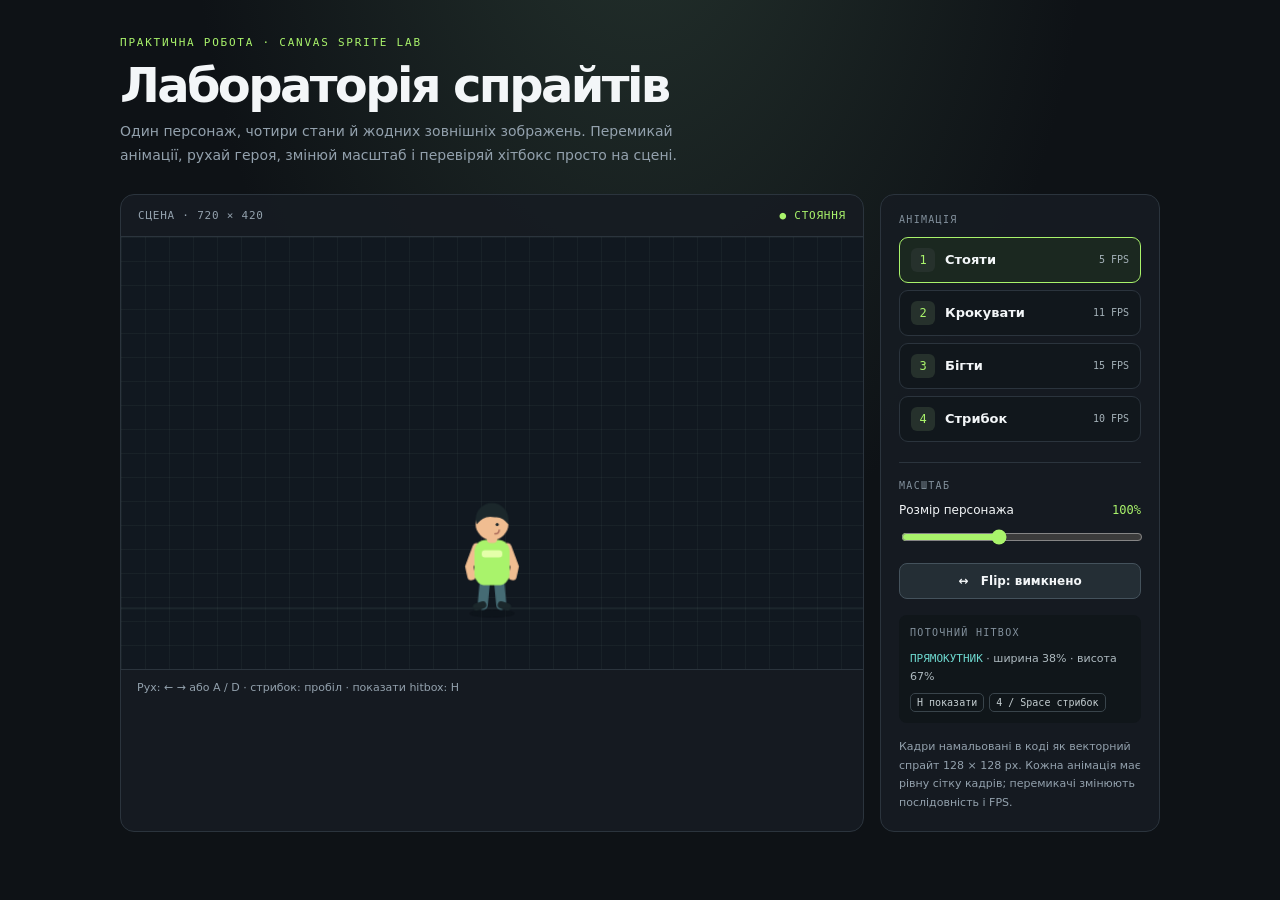
<file: index.html>
<!doctype html>
<html lang="uk">
<head>
<meta charset="utf-8"><meta name="viewport" content="width=device-width,initial-scale=1">
<title>Лабораторія спрайтів</title>
<style>
:root{color-scheme:dark;--bg:#0e1216;--panel:#161c22;--line:#2b343d;--muted:#93a1ad;--ink:#f3f6f8;--mint:#a9f36b;--blue:#6ed9d0}*{box-sizing:border-box}body{margin:0;min-height:100vh;background:radial-gradient(ellipse at 50% -20%,#24322d 0,transparent 50%),var(--bg);color:var(--ink);font-family:Manrope,system-ui,sans-serif;padding:36px 22px 54px}.app{max-width:1040px;margin:auto}.eyebrow{font:500 11px 'DM Mono',monospace;letter-spacing:.16em;color:var(--mint);text-transform:uppercase;margin-bottom:12px}h1{font-size:clamp(28px,5vw,48px);letter-spacing:-.055em;line-height:1.02;margin:0 0 10px}.sub{max-width:600px;color:var(--muted);font-size:14px;line-height:1.7;margin:0 0 26px}.layout{display:grid;grid-template-columns:minmax(0,1fr) 280px;gap:16px}.stage,.panel{background:rgba(22,28,34,.92);border:1px solid var(--line);border-radius:14px;overflow:hidden}.stagehead{display:flex;justify-content:space-between;align-items:center;padding:14px 17px;border-bottom:1px solid var(--line);font:11px 'DM Mono',monospace;letter-spacing:.07em;color:var(--muted)}.live{color:var(--mint)}canvas{display:block;width:100%;height:auto;aspect-ratio:720/420;background-color:#111820;background-image:linear-gradient(rgba(153,184,177,.055) 1px,transparent 1px),linear-gradient(90deg,rgba(153,184,177,.055) 1px,transparent 1px);background-size:24px 24px}.footnote{padding:11px 16px;border-top:1px solid var(--line);font-size:11px;color:var(--muted)}.panel{padding:18px}.sect{font:500 10px 'DM Mono',monospace;letter-spacing:.13em;color:#82909c;text-transform:uppercase;margin:1px 0 12px}.modes{display:grid;gap:7px;margin-bottom:20px}.mode{display:flex;align-items:center;gap:10px;width:100%;padding:10px 11px;text-align:left;border:1px solid var(--line);border-radius:9px;background:#11171c;color:var(--ink);font:600 13px Manrope,system-ui;cursor:pointer}.mode:hover{border-color:#61736b}.mode.active{border-color:var(--mint);background:#1b2820}.key{display:grid;place-items:center;width:24px;height:24px;flex:none;border-radius:6px;background:#26312c;color:var(--mint);font:12px 'DM Mono',monospace}.rate{margin-left:auto;color:#a4b1b8;font:10px 'DM Mono',monospace}.control{border-top:1px solid var(--line);padding-top:16px;margin-top:16px}.row{display:flex;justify-content:space-between;align-items:center;font-size:12px;margin-bottom:10px}.row output{color:var(--mint);font:12px 'DM Mono',monospace}input[type=range]{width:100%;accent-color:var(--mint);cursor:pointer}.flip{width:100%;padding:10px;border:1px solid #44525c;border-radius:8px;background:#242e35;color:var(--ink);font:700 12px Manrope,system-ui;cursor:pointer}.flip:hover{border-color:var(--mint)}.hint{font-size:11px;color:var(--muted);line-height:1.7;margin:15px 0 0}.hit{margin-top:16px;border-radius:8px;background:#10161a;padding:11px;font-size:11px;line-height:1.65;color:#afbbc1}.hit b{color:var(--blue);font-family:'DM Mono',monospace;font-weight:400}.keyrow{display:flex;flex-wrap:wrap;gap:5px;margin-top:7px}.pill{border:1px solid #39444b;border-radius:5px;padding:3px 6px;font:10px 'DM Mono',monospace;color:#c4ced1}@media(max-width:780px){body{padding:24px 14px}.layout{grid-template-columns:1fr}.panel{display:grid;grid-template-columns:1fr 1fr;gap:16px}.panel>section{min-width:0}.control{margin:0}.hit{margin:0}.hint{grid-column:1/-1}.modes{margin:0}}@media(max-width:510px){.panel{grid-template-columns:1fr}.hint{grid-column:auto}}
</style>
</head>
<body><main class="app">
  <div class="eyebrow">Практична робота · canvas sprite lab</div>
  <h1>Лабораторія спрайтів</h1>
  <p class="sub">Один персонаж, чотири стани й жодних зовнішніх зображень. Перемикай анімації, рухай героя, змінюй масштаб і перевіряй хітбокс просто на сцені.</p>
  <div class="layout">
    <section class="stage"><div class="stagehead"><span>СЦЕНА · 720 × 420</span><span class="live">● <span id="stateText">СТОЯННЯ</span></span></div><canvas id="scene" width="720" height="420" aria-label="Сцена анімації"></canvas><div class="footnote">Рух: ← → або A / D · стрибок: пробіл · показати hitbox: H</div></section>
    <aside class="panel">
      <section><div class="sect">Анімація</div><div class="modes">
        <button class="mode active" data-mode="idle"><span class="key">1</span> Стояти <span class="rate">5 FPS</span></button>
        <button class="mode" data-mode="walk"><span class="key">2</span> Крокувати <span class="rate">11 FPS</span></button>
        <button class="mode" data-mode="run"><span class="key">3</span> Бігти <span class="rate">15 FPS</span></button>
        <button class="mode" data-mode="jump"><span class="key">4</span> Стрибок <span class="rate">10 FPS</span></button>
      </div></section>
      <section class="control"><div class="sect">Масштаб</div><div class="row"><label for="scale">Розмір персонажа</label><output id="scaleOut">100%</output></div><input id="scale" type="range" min="60" max="160" value="100" aria-label="Масштаб персонажа"><div style="height:14px"></div><button class="flip" id="flip">↔ &nbsp; Flip: вимкнено</button></section>
      <section class="hit"><div class="sect">Поточний hitbox</div><div id="hitInfo"><b>ПРЯМОКУТНИК</b> · ширина 38% · висота 66%</div><div class="keyrow"><span class="pill">H показати</span><span class="pill">4 / Space стрибок</span></div></section>
      <p class="hint">Кадри намальовані в коді як векторний спрайт 128 × 128 px. Кожна анімація має рівну сітку кадрів; перемикачі змінюють послідовність і FPS.</p>
    </aside>
  </div>
</main>
<script>
(() => {
  const W=128,H=128, scene=document.querySelector('#scene'), ctx=scene.getContext('2d');
  const modes={
    idle:{label:'СТОЯННЯ',fps:5,frames:4,loop:true,box:{type:'rect',x:.31,y:.21,w:.38,h:.67}},
    walk:{label:'КРОКУВАННЯ',fps:11,frames:6,loop:true,box:{type:'rect',x:.25,y:.22,w:.50,h:.66}},
    run:{label:'БІГ',fps:15,frames:6,loop:true,box:{type:'rect',x:.20,y:.24,w:.60,h:.61}},
    jump:{label:'СТРИБОК',fps:10,frames:4,loop:false,box:{type:'circle',x:.5,y:.54,r:.28}}
  };
  let mode='idle',frame=0,elapsed=0,last=performance.now(),scale=1,flip=false,showHit=false,x=360,y=378,vx=0,vy=0,ground=true,spaceArmed=true;
  const keys=new Set();
  function rounded(c,x,y,w,h,r,color){c.fillStyle=color;c.beginPath();c.roundRect(x,y,w,h,r);c.fill()}
  function drawCharacter(c,kind,i){
    const t=i/(modes[kind].frames),phase=t*Math.PI*2;
    let bob=0, stride=0, arm=0,lean=0;
    if(kind==='idle') bob=Math.sin(phase)*1.6;
    if(kind==='walk'){bob=Math.abs(Math.sin(phase))*3;stride=Math.sin(phase)*13;arm=Math.cos(phase)*15;}
    if(kind==='run'){bob=Math.abs(Math.sin(phase))*5;stride=Math.sin(phase)*21;arm=Math.cos(phase)*24;lean=5;}
    if(kind==='jump'){bob=-Math.sin(Math.PI*t)*22;stride=(t<.5?-1:1)*4;arm=-18;lean=2;}
    const cx=64, foot=111+bob, skin='#f0bd91', ink='#1b272b', shirt='#a9f36b', pants='#456b74';
    c.save();c.translate(cx,0);c.rotate(lean*Math.PI/180);c.translate(-cx,0);
    // soft shadow
    c.fillStyle='rgba(5,10,12,.25)';c.beginPath();c.ellipse(64,116,kind==='jump'?20:22,4,0,0,Math.PI*2);c.fill();
    // legs, drawn as two fixed-size limbs whose offsets animate per frame
    c.strokeStyle=pants;c.lineWidth=10;c.lineCap='round';
    c.beginPath();c.moveTo(57,84+bob);c.lineTo(55+stride*.45,foot-5);c.stroke();
    c.beginPath();c.moveTo(71,84+bob);c.lineTo(73-stride*.45,foot-5);c.stroke();
    c.strokeStyle=ink;c.lineWidth=7;
    c.beginPath();c.moveTo(55+stride*.45,foot-5);c.lineTo(49+stride*.45,foot-3);c.stroke();
    c.beginPath();c.moveTo(73-stride*.45,foot-5);c.lineTo(79-stride*.45,foot-3);c.stroke();
    // arms behind torso
    c.strokeStyle=skin;c.lineWidth=8;
    c.beginPath();c.moveTo(49,50+bob);c.lineTo(42+arm*.25,69+bob);c.lineTo(44+arm*.35,78+bob);c.stroke();
    c.beginPath();c.moveTo(79,50+bob);c.lineTo(86-arm*.25,69+bob);c.lineTo(84-arm*.35,78+bob);c.stroke();
    // torso and small chest patch
    rounded(c,47,43+bob,34,44,11,shirt);rounded(c,54,53+bob,20,7,3,'#e4ffa9');
    // neck, head, hair and face
    rounded(c,59,34+bob,10,12,4,skin);
    c.fillStyle=skin;c.beginPath();c.arc(64,27+bob,16,0,Math.PI*2);c.fill();
    c.fillStyle=ink;c.beginPath();c.arc(64,23+bob,16,Math.PI,Math.PI*2);c.lineTo(80,28+bob);c.quadraticCurveTo(74,20+bob,67,21+bob);c.quadraticCurveTo(56,18+bob,49,28+bob);c.closePath();c.fill();
    c.fillStyle=ink;c.beginPath();c.arc(69,28+bob,1.5,0,Math.PI*2);c.fill();
    c.strokeStyle='#a96958';c.lineWidth=1.5;c.beginPath();c.arc(67,33+bob,4,.1,1.6);c.stroke();
    c.restore();
  }
  // Create equal 128 x 128 frame cells in an in-memory sprite sheet. No asset is fetched.
  const sheets={};
  for(const [name,m] of Object.entries(modes)){
    const sheet=document.createElement('canvas');sheet.width=W*m.frames;sheet.height=H;const s=sheet.getContext('2d');
    for(let i=0;i<m.frames;i++){s.save();s.translate(i*W,0);drawCharacter(s,name,i);s.restore();}
    sheets[name]=sheet;
  }
  function setMode(name){mode=name;frame=0;elapsed=0;document.querySelectorAll('.mode').forEach(b=>b.classList.toggle('active',b.dataset.mode===name));document.querySelector('#stateText').textContent=modes[name].label;const b=modes[name].box;document.querySelector('#hitInfo').innerHTML=b.type==='circle'?'<b>КОЛО</b> · радіус 28% кадру':`<b>ПРЯМОКУТНИК</b> · ширина ${Math.round(b.w*100)}% · висота ${Math.round(b.h*100)}%`;}
  function jump(){if(!ground)return;setMode('jump');ground=false;vy=-460;}
  function hitbox(){const b=modes[mode].box,sx=128*scale,sy=128*scale,ox=x-sx/2,oy=y-sy;if(b.type==='circle'){ctx.beginPath();ctx.ellipse(ox+sx*b.x,oy+sy*b.y,sx*b.r,sy*b.r,0,0,Math.PI*2);ctx.stroke();}else ctx.strokeRect(ox+sx*b.x,oy+sy*b.y,sx*b.w,sy*b.h);}
  function tick(now){const dt=Math.min((now-last)/1000,.04);last=now;const speed=mode==='run'?230:mode==='walk'?120:0;vx=(keys.has('ArrowRight')||keys.has('d')?1:0)-(keys.has('ArrowLeft')||keys.has('a')?1:0);if(mode==='idle'||mode==='jump')vx=0;x=Math.max(48,Math.min(scene.width-48,x+vx*speed*dt));if(!ground){vy+=1100*dt;y+=vy*dt;if(y>=378){y=378;vy=0;ground=true;if(mode==='jump')setMode('idle');}}
    elapsed+=dt;const interval=1/modes[mode].fps;while(elapsed>=interval){elapsed-=interval;frame++;if(frame>=modes[mode].frames){if(modes[mode].loop)frame=0;else frame=modes[mode].frames-1;}}
    ctx.clearRect(0,0,scene.width,scene.height);ctx.strokeStyle='rgba(168,196,186,.16)';ctx.lineWidth=1;ctx.beginPath();ctx.moveTo(0,361);ctx.lineTo(scene.width,361);ctx.stroke();
    const sheet=sheets[mode],sw=128,sh=128,dw=128*scale,dh=128*scale;ctx.save();ctx.translate(x,y-dh);if(flip)ctx.scale(-1,1);ctx.drawImage(sheet,frame*sw,0,sw,sh,-dw/2,0,dw,dh);ctx.restore();
    if(showHit){ctx.save();ctx.strokeStyle='#6ed9d0';ctx.lineWidth=2;ctx.setLineDash([5,4]);hitbox();ctx.restore();}
    requestAnimationFrame(tick);
  }
  document.querySelectorAll('.mode').forEach(b=>b.addEventListener('click',()=>setMode(b.dataset.mode)));
  document.querySelector('#scale').addEventListener('input',e=>{scale=Number(e.target.value)/100;document.querySelector('#scaleOut').value=e.target.value+'%';});
  document.querySelector('#flip').addEventListener('click',e=>{flip=!flip;e.currentTarget.textContent=`↔   Flip: ${flip?'увімкнено':'вимкнено'}`;});
  window.addEventListener('keydown',e=>{const k=e.key.toLowerCase();if(['arrowleft','arrowright',' '].includes(k))e.preventDefault();if(['1','2','3','4'].includes(k)){setMode(['','idle','walk','run','jump'][Number(k)]);if(k==='4')jump();}if(k===' '&&spaceArmed){spaceArmed=false;jump();}if(k==='h')showHit=!showHit;keys.add(k);});
  window.addEventListener('keyup',e=>{keys.delete(e.key.toLowerCase());if(e.key===' ')spaceArmed=true;});
  setMode('idle');requestAnimationFrame(tick);
})();
</script></body></html>
</file>
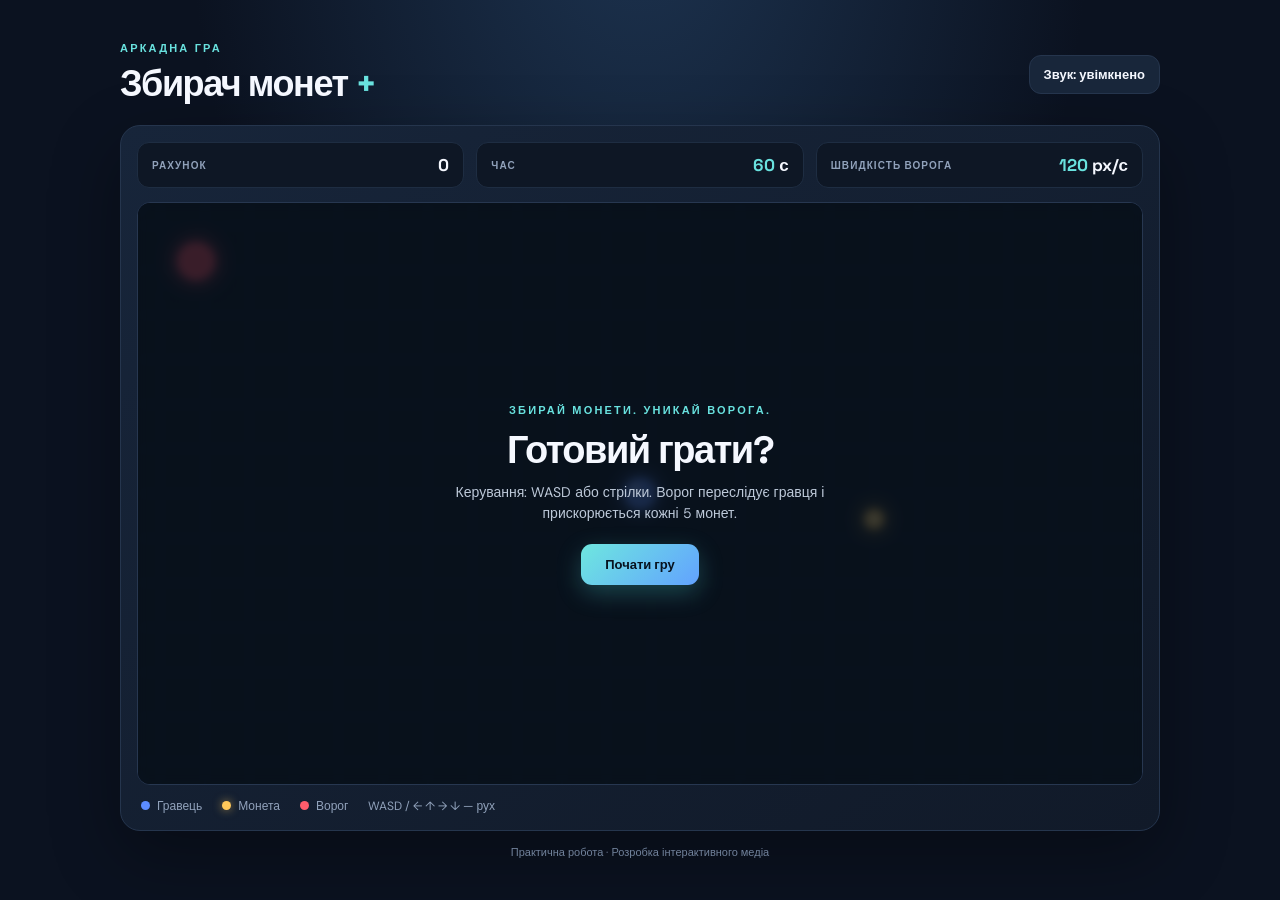
<file: gra-plus/index.html>
<!doctype html>
<html lang="uk">
<head>
  <meta charset="utf-8">
  <meta name="viewport" content="width=device-width, initial-scale=1">
  <meta name="theme-color" content="#101827">
  <title>Гра+ — Збирач монет</title>
  <link rel="stylesheet" href="style.css">
</head>
<body>
  <main class="shell">
    <header class="topbar">
      <div><p class="eyebrow">АРКАДНА ГРА</p><h1>Збирач монет <span>+</span></h1></div>
      <button id="soundToggle" class="sound-toggle" type="button" aria-pressed="true">Звук: увімкнено</button>
    </header>

    <section class="game-card" aria-label="Ігрове поле">
      <div class="stats" aria-live="polite">
        <div><span>РАХУНОК</span><strong id="score">0</strong></div>
        <div><span>ЧАС</span><strong><b id="time">60</b> с</strong></div>
        <div><span>ШВИДКІСТЬ ВОРОГА</span><strong><b id="speed">120</b> px/с</strong></div>
      </div>
      <div class="canvas-wrap">
        <canvas id="game" width="900" height="520" aria-label="Ігрове поле: синій гравець збирає монети та уникає червоного ворога"></canvas>
        <div id="overlay" class="overlay">
          <div class="overlay-panel">
            <p class="eyebrow">ЗБИРАЙ МОНЕТИ. УНИКАЙ ВОРОГА.</p>
            <h2 id="overlayTitle">Готовий грати?</h2>
            <p id="overlayText">Керування: WASD або стрілки. Ворог переслідує гравця і прискорюється кожні 5 монет.</p>
            <button id="startButton" class="primary" type="button">Почати гру</button>
          </div>
        </div>
      </div>
      <footer class="help"><span><i class="dot player-dot"></i>Гравець</span><span><i class="dot coin-dot"></i>Монета</span><span><i class="dot enemy-dot"></i>Ворог</span><span>WASD / ← ↑ → ↓ — рух</span></footer>
    </section>
    <p class="credit">Практична робота · Розробка інтерактивного медіа</p>
  </main>
  <script src="game.js"></script>
</body>
</html>
</file>
<file: gra-plus/style.css>
@import url('https://fonts.googleapis.com/css2?family=DM+Sans:wght@400;500;600;700;800&family=Space+Grotesk:wght@500;600;700&display=swap');
:root{color-scheme:dark;--bg:#0b1220;--panel:#141f31;--line:#25354d;--muted:#91a2bb;--text:#f5f8ff;--cyan:#69e2df;--blue:#5c8cff;--red:#ff5c6c;--gold:#ffc85a}
*{box-sizing:border-box}body{margin:0;min-height:100vh;background:radial-gradient(ellipse at 50% -15%,#1d3451 0,transparent 50%),var(--bg);color:var(--text);font-family:'DM Sans',sans-serif;display:grid;place-items:center;padding:28px}.shell{width:min(100%,1040px)}.topbar{display:flex;align-items:center;justify-content:space-between;margin:0 0 18px}.eyebrow{font-size:11px;letter-spacing:.2em;font-weight:800;color:var(--cyan);margin:0 0 6px}.topbar h1{font:700 clamp(24px,4vw,36px) 'Space Grotesk',sans-serif;letter-spacing:-.04em;margin:0}.topbar h1 span{color:var(--cyan)}button{font:700 13px 'DM Sans',sans-serif;color:var(--text);cursor:pointer}.sound-toggle{background:#18263a;border:1px solid var(--line);border-radius:12px;padding:10px 14px}.sound-toggle:hover{border-color:var(--cyan)}.game-card{background:linear-gradient(145deg,#17253a,#111a29);border:1px solid var(--line);border-radius:20px;padding:16px;box-shadow:0 24px 70px #0005}.stats{display:grid;grid-template-columns:repeat(3,1fr);gap:12px;margin-bottom:14px}.stats>div{background:#0e1725;border:1px solid #1e2d42;border-radius:12px;padding:11px 14px;display:flex;justify-content:space-between;align-items:center;gap:6px}.stats span{font-size:10px;letter-spacing:.11em;font-weight:800;color:var(--muted)}.stats strong{font:700 17px 'Space Grotesk',sans-serif;color:var(--text);white-space:nowrap}.stats strong b{color:var(--cyan)}.canvas-wrap{position:relative;overflow:hidden;border-radius:13px;background:#0b1422;border:1px solid #273750;line-height:0}canvas{display:block;width:100%;height:auto;aspect-ratio:900/520}.overlay{position:absolute;inset:0;display:grid;place-items:center;background:#08111bcc;backdrop-filter:blur(4px);padding:20px}.overlay.hidden{display:none}.overlay-panel{line-height:1.5;text-align:center;max-width:440px}.overlay-panel h2{font:700 clamp(25px,5vw,38px) 'Space Grotesk',sans-serif;letter-spacing:-.04em;margin:8px 0}.overlay-panel p:not(.eyebrow){color:#bdc9d9;font-size:14px;margin:0 auto 20px;max-width:400px}.primary{border:0;border-radius:11px;background:linear-gradient(135deg,#6ee7df,#62a2ff);color:#07121e;padding:12px 24px;font-weight:800;box-shadow:0 8px 24px #4acbc94a}.primary:hover{filter:brightness(1.08);transform:translateY(-1px)}.help{display:flex;align-items:center;gap:20px;flex-wrap:wrap;padding:13px 4px 0;color:var(--muted);font-size:12px}.help span{display:flex;align-items:center;gap:7px}.dot{width:9px;height:9px;border-radius:50%;display:inline-block}.player-dot{background:var(--blue)}.coin-dot{background:var(--gold);box-shadow:0 0 10px #ffc85a99}.enemy-dot{background:var(--red)}.credit{text-align:center;color:#71829b;font-size:11px;margin:14px 0 0}@media(max-width:600px){body{padding:16px 10px}.game-card{padding:9px;border-radius:15px}.stats{gap:6px}.stats>div{padding:9px 7px;display:block}.stats span{font-size:8px;display:block;margin-bottom:4px}.stats strong{font-size:14px}.help{gap:10px;font-size:10px}.sound-toggle{font-size:11px;padding:9px}.overlay-panel p:not(.eyebrow){font-size:12px}}
</file>
